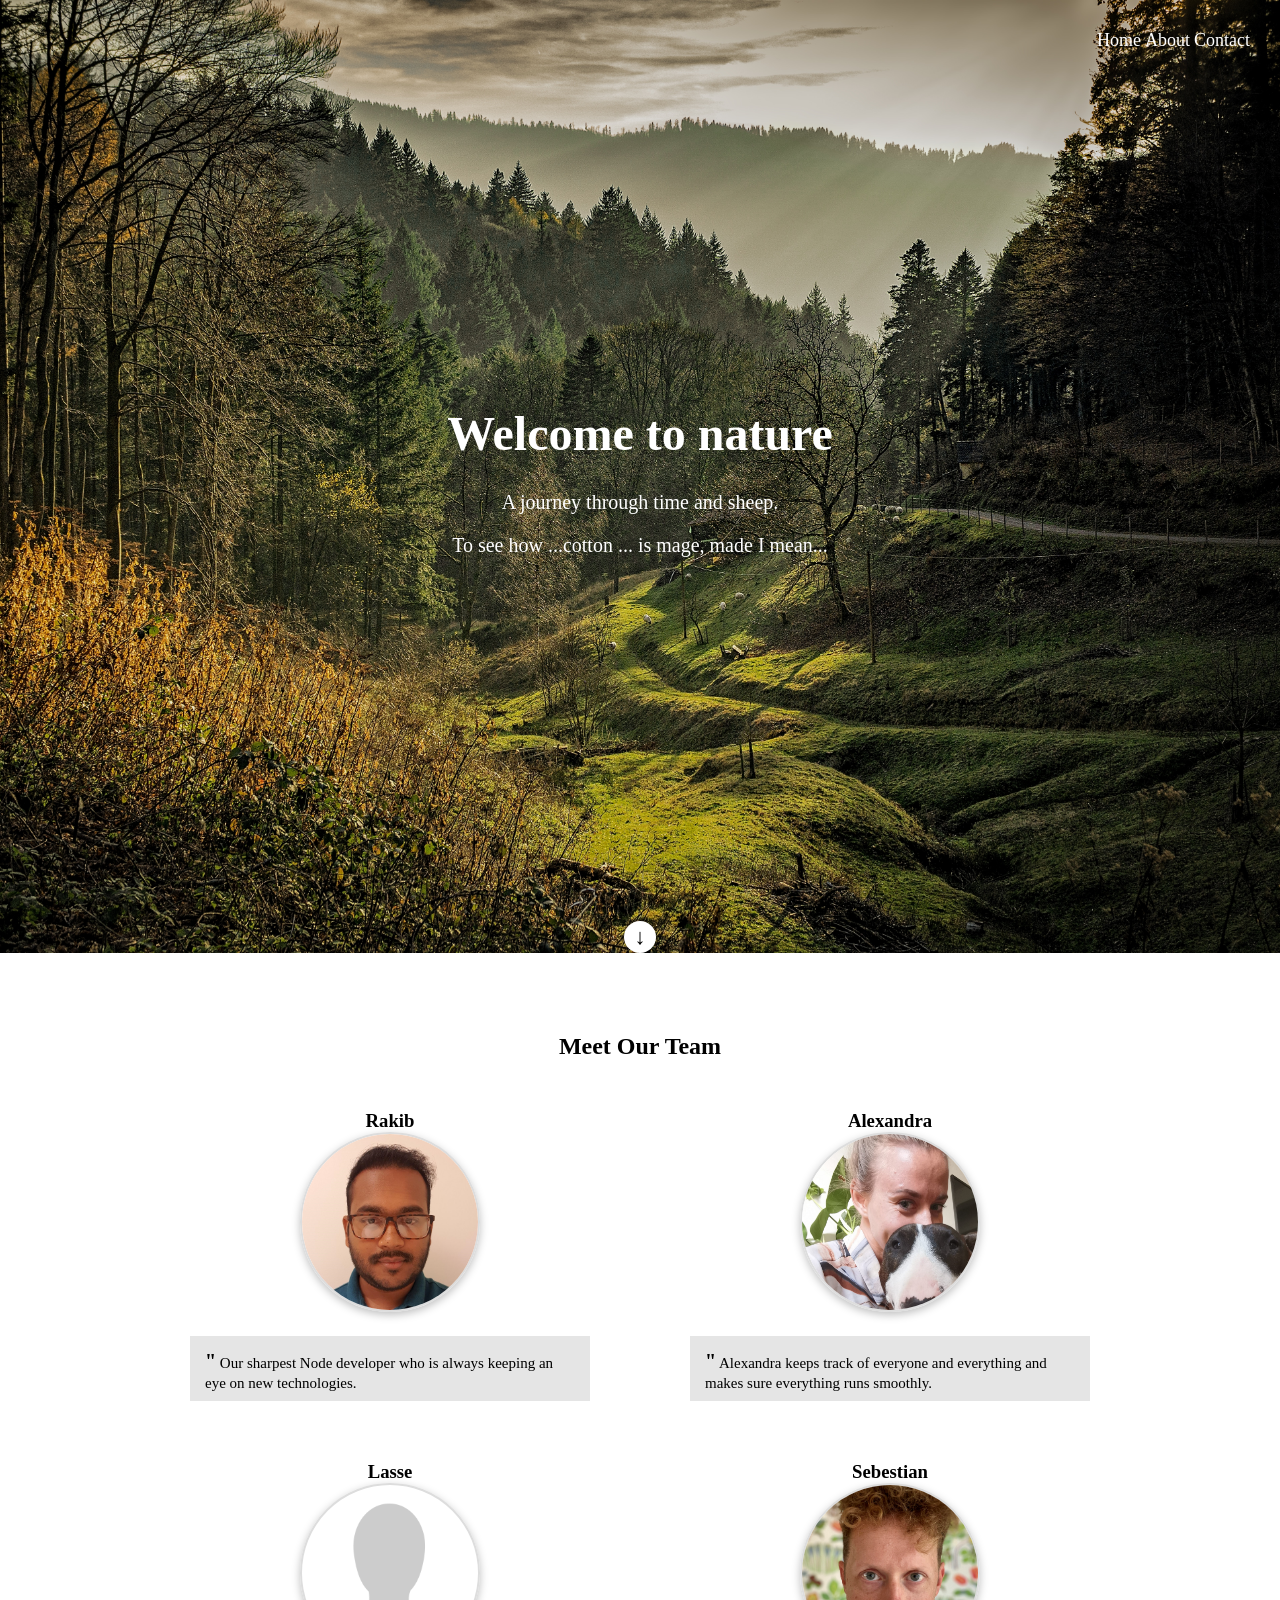
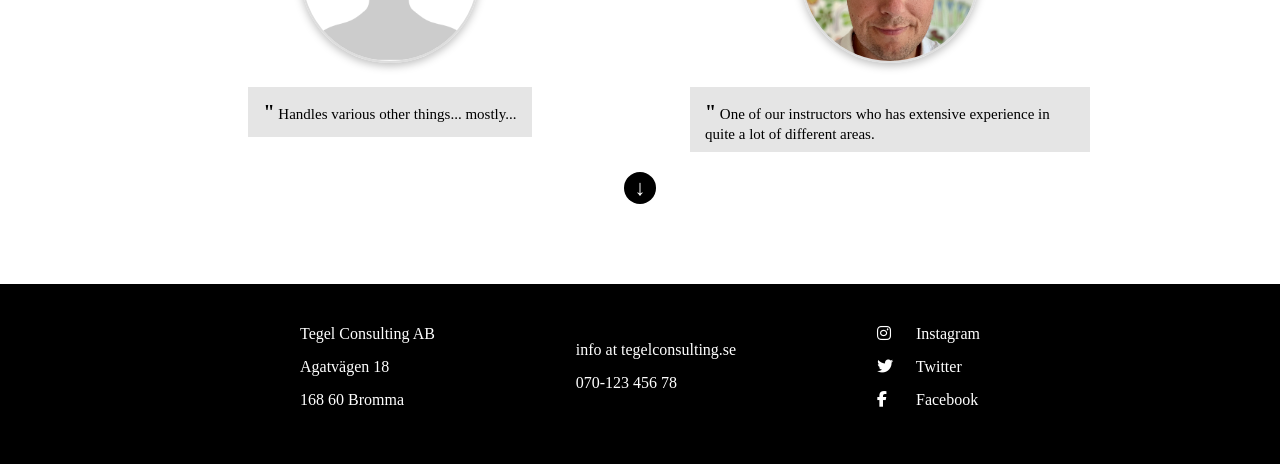
<file: index.html>
<!DOCTYPE html>
<html lang="en">
<head>
    <meta charset="UTF-8">
    <meta name="viewport" content="width=device-width, initial-scale=1.0">
    <title>Assignment 1</title>
    <link rel="stylesheet" href="style.css">
    <link rel="stylesheet" href="https://cdnjs.cloudflare.com/ajax/libs/font-awesome/6.5.2/css/all.min.css">
</head>

<body>
    <main>
        <section id="home" class="hero">
        
            <header>
                <nav>
                       <input type="checkbox" id="menu-toggle">

                        <label for="menu-toggle" class="menu-icon">☰</label>

                    <div class="nav-links">
                        <a href="#home">Home</a>
                        <a href="#about">About</a>
                        <a href="#contact">Contact</a>
                    </div>
                </nav>
            </header>
        
            <section>
                <h1>Welcome to nature</h1>
                <p>A journey through time and sheep.</p>
                <p>To see how ...cotton ... is mage, made I mean...</p>  
            </section>
            <a href="#about" class="home-arrow">↓</a>
       </section>

        <section id="about" class="team">
            <h2>Meet Our Team</h2>
            
            <div class="team-container">
                
                <div class="team-member">
                    <h3>Rakib</h3>
                    <img src="assets/profiles/Rakib_Square.png" alt="Rakib">
                    <div class="quote">
                        <span>"</span>
                        Our sharpest Node developer who is always keeping an eye on new technologies.
                    </div>
                </div>

                <div class="team-member">
                    <h3>Alexandra</h3>
                    <img src="assets/profiles/Alexandra_Square.png" alt="Alexandra">
                    <div class="quote">
                        <span>"</span>
                        Alexandra keeps track of everyone and everything and makes sure everything runs smoothly.
                    </div>
                </div>

                
                <div class="team-member">
                    <h3>Lasse</h3>
                    <img src="assets/profiles/NoPerson_Square.png" alt="No Person">
                    <div class="quote">
                        <span>"</span>
                        Handles various other things... mostly...
                    </div>
                </div>
                
                
            
                <div class="team-member">
                    <h3>Sebestian</h3>
                    <img src="assets/profiles/Sebastian_Square.png" alt="Sebestian">
                    <div class="quote">
                        <span>"</span>
                        One of our instructors who has extensive experience in quite a lot of different areas.
                    </div>
                </div>
            
            </div>
            <a href="#contact" class="contact-arrow">↓</a>
        </section>

        <section id="contact" class="contact">
           
            <div class="contact-address">
                <p>Tegel Consulting AB</p>
                <p>Agatvägen 18</p>
                <p>168 60 Bromma</p>
            </div>

            <div class="contact-info">
                <p>info at tegelconsulting.se</p>
                <p>070-123 456 78</p>
            </div>

            <div class="social">
                <p><i class="fa-brands fa-instagram"></i> Instagram</p>
                <p><i class="fa-brands fa-twitter"></i> Twitter</p>
                <p><i class="fa-brands fa-facebook-f"></i> Facebook</p>
            </div>   

        </section>
    </main>
</body>
</html>
</file>
<file: style.css>
*{
    margin: 0;
    padding: 0;
    box-sizing: border-box;
}

body {
    min-height: 100vh;
}


.hero {
    min-height: 100vh;
    background-image: url("assets/negative-space-black-forest-dawn.jpg");
    background-size: cover;
    background-position: center;
}
header {
    padding: 30px;
}

nav {
    display: flex;
    justify-content: flex-end;
    gap: 30px;
}

nav a {
    color: white;
    text-decoration: none;
    font-size: 18px;
}
nav a:hover {
    text-decoration: underline;
}

.hero section {
    min-height: calc(100vh - 80px);
    display: flex;
    flex-direction: column;
    justify-content: center;
    align-items: center;
    text-align: center;
    color: white;
}
.hero section h1 {
    font-size: 48px;
    margin-bottom: 30px;
}

.hero section p {
    font-size: 20px;
    margin-bottom: 20px;
}

.home-arrow {
    width: 32px;
    height: 32px;
    border-radius: 50%;
    background-color: white;
    color: black;
    text-decoration: none;
    display: flex;
    justify-content: center;
    align-items: center;
    font-size: 22px;
    font-weight: bold;
    margin: 20px auto 0;
}

.contact-arrow {
    width: 32px;
    height: 32px;
    border-radius: 50%;
    background-color: black;
    color: white;
    text-decoration: none;
    display: flex;
    justify-content: center;
    align-items: center;
    margin: 20px auto 0;
    font-size: 22px;
    font-weight: bold;
}
.team {
    background-color: white;
    padding: 80px 40px;
    text-align: center;
}

.team h2 {
    margin-bottom: 50px;
}

.team-container {
    display: grid;
    grid-template-columns: repeat(2, 1fr);
    gap: 60px 100px;
    max-width: 900px;
    margin: 0 auto;
    
}

.team-member img {
    width: 180px;
    height: 180px;
    border-radius: 50%;
    object-fit: cover;
    border: 2px solid #ddd;
    box-shadow: 0 3px 8px rgba(0, 0, 0, 0.25);
}
.quote {
    background-color: #e5e5e5;
    width: fit-content;
    margin: 20px auto 0;
    padding: 10px 15px;
    text-align: left;
    
}

.quote span {
    font-size: 20px;
    font-weight: bold;
    line-height: 30px;
}
.quote {
    font-size: 15px;
    line-height: 1;
}

.contact {
    min-height: 180px;
    background-color: black;
    color: white;

    display: flex;
    justify-content: space-between;
    align-items: center;

    padding: 40px 300px;
}
.contact p {
    margin-bottom: 15px;
}

.contact-address,
.contact-info,
.social {
    text-align: left;
}
.social i{
    display: inline-block;
    width: 20px;
    margin-right: 15px;
}

@media (max-width: 768px) {

    nav {
        position: relative;
        justify-content: flex-end;
    }

    nav a {
        font-size: 16px;
    }

    .hero section h1 {
        font-size: 36px;
    }

    .hero section p {
        font-size: 18px;
    }

    .team-container {
        grid-template-columns: 1fr;
        gap: 50px;
    }

    .contact {
        flex-direction: column;
        gap: 30px;
        padding: 40px;
        text-align: center;
    }

    .contact-address,
    .contact-info,
    .social {
        text-align: center;
    }


    .menu-icon {
        display: block;
        color: white;
        font-size: 30px;
        cursor: pointer;
    }
    .nav-links {
        display: none;
    }
     #menu-toggle:checked ~ .nav-links {
        display: flex;
        flex-direction: column;
    }
}


#menu-toggle {
    display: none;
}

.menu-icon {
    display: none;
    color: white;
    font-size: 30px;
    cursor: pointer;
}


@media (max-width: 768px) {

    .menu-icon {
        display: block !important;
        color: white;
        font-size: 30px;
        cursor: pointer;
    }

    #menu-toggle:checked + .menu-icon {
        font-size: 0;
    }

    #menu-toggle:checked + .menu-icon::after {
        content: "×";
        font-size: 35px;
    }

}

#menu-toggle:checked ~ .nav-links {
    display: flex;
    flex-direction: column;
    align-items: center;
    gap: 25px;

    position: absolute;
    top: 70px;
    right: 20px;
    transform: translate(-50%, -50%);
}
</file>
